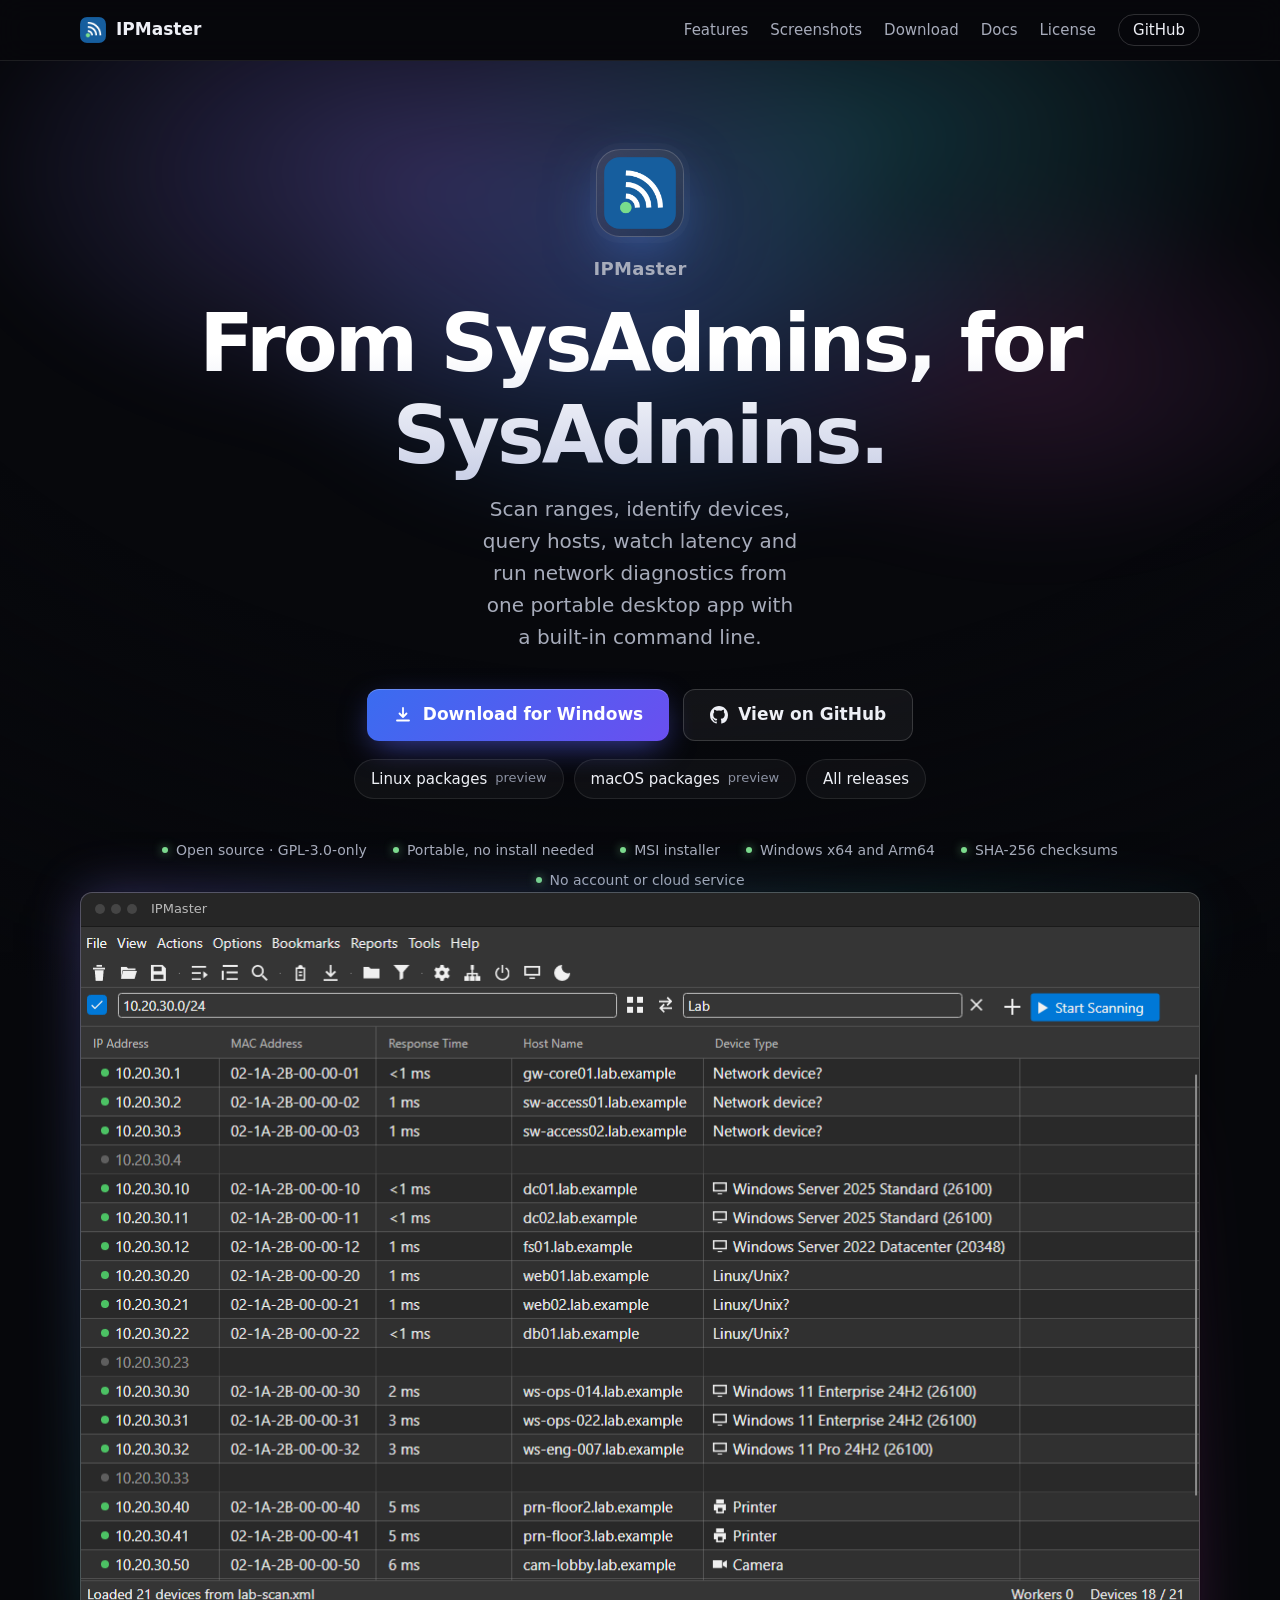
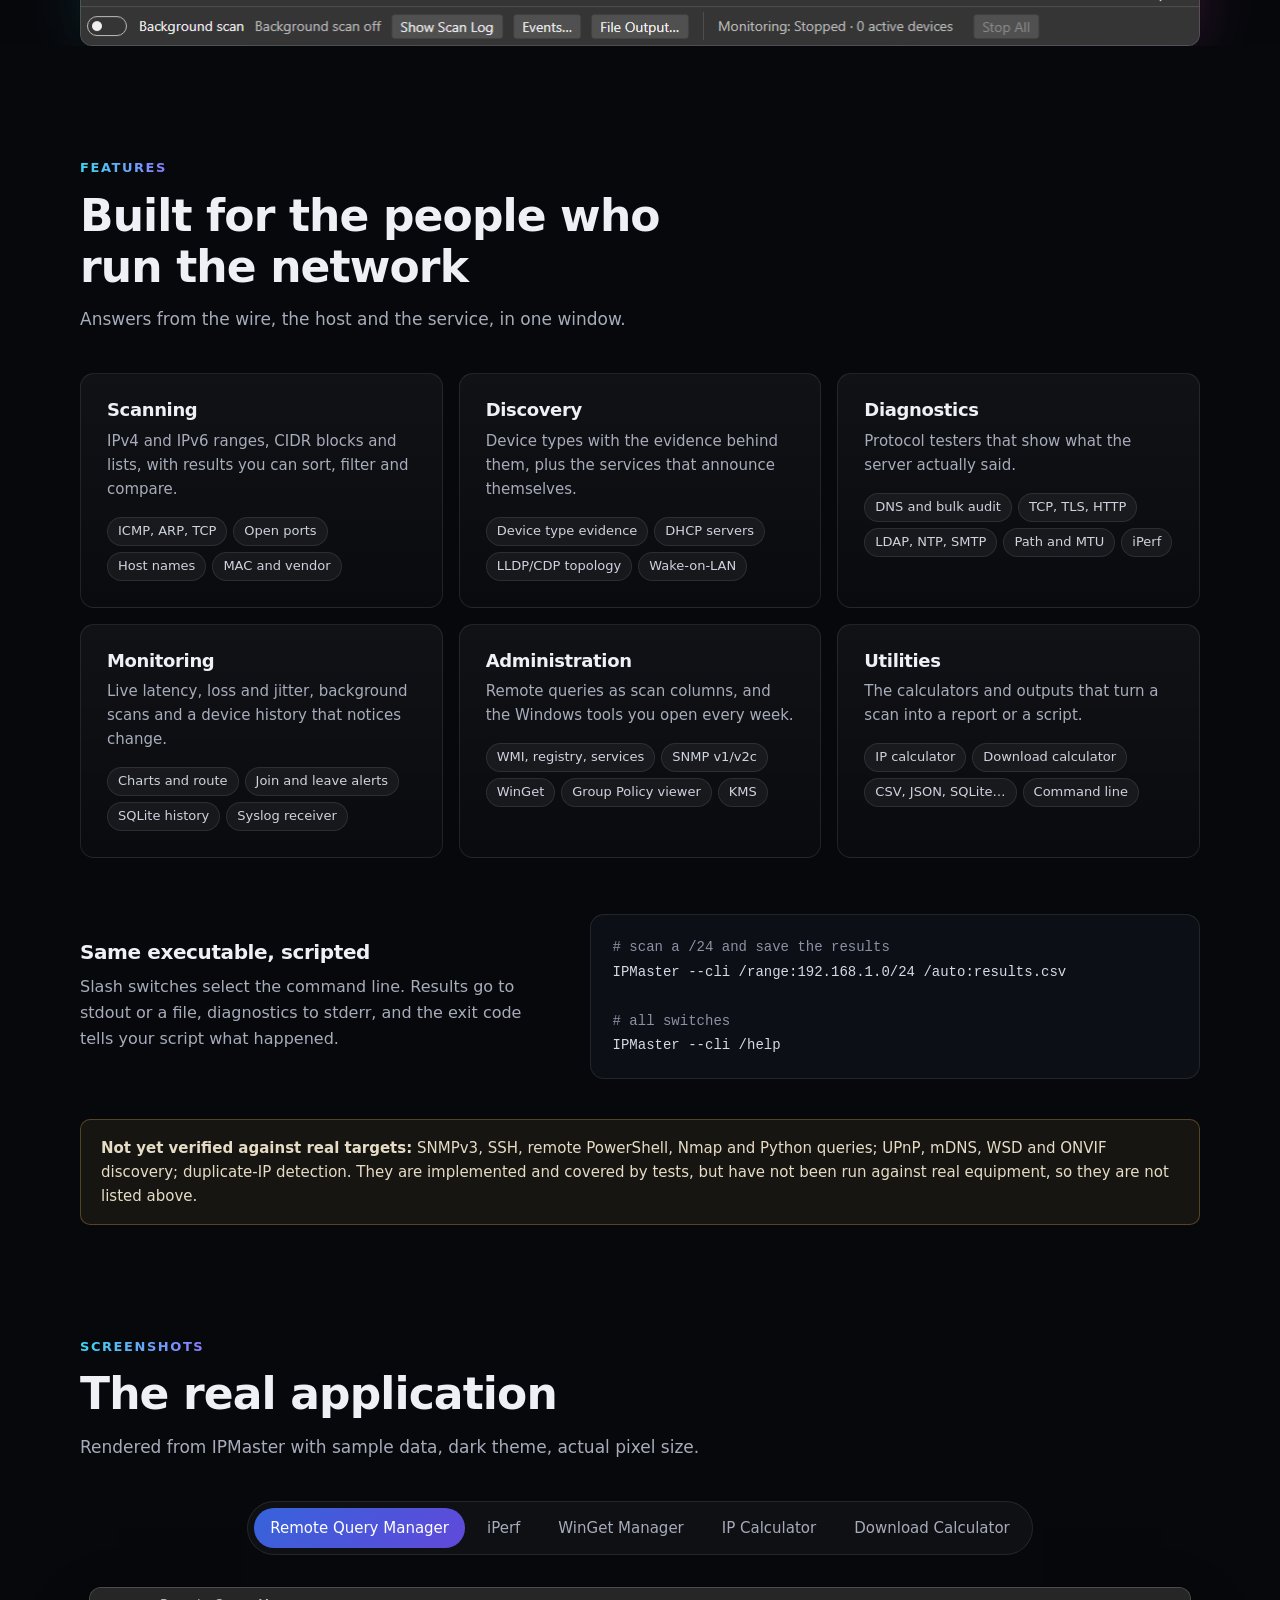
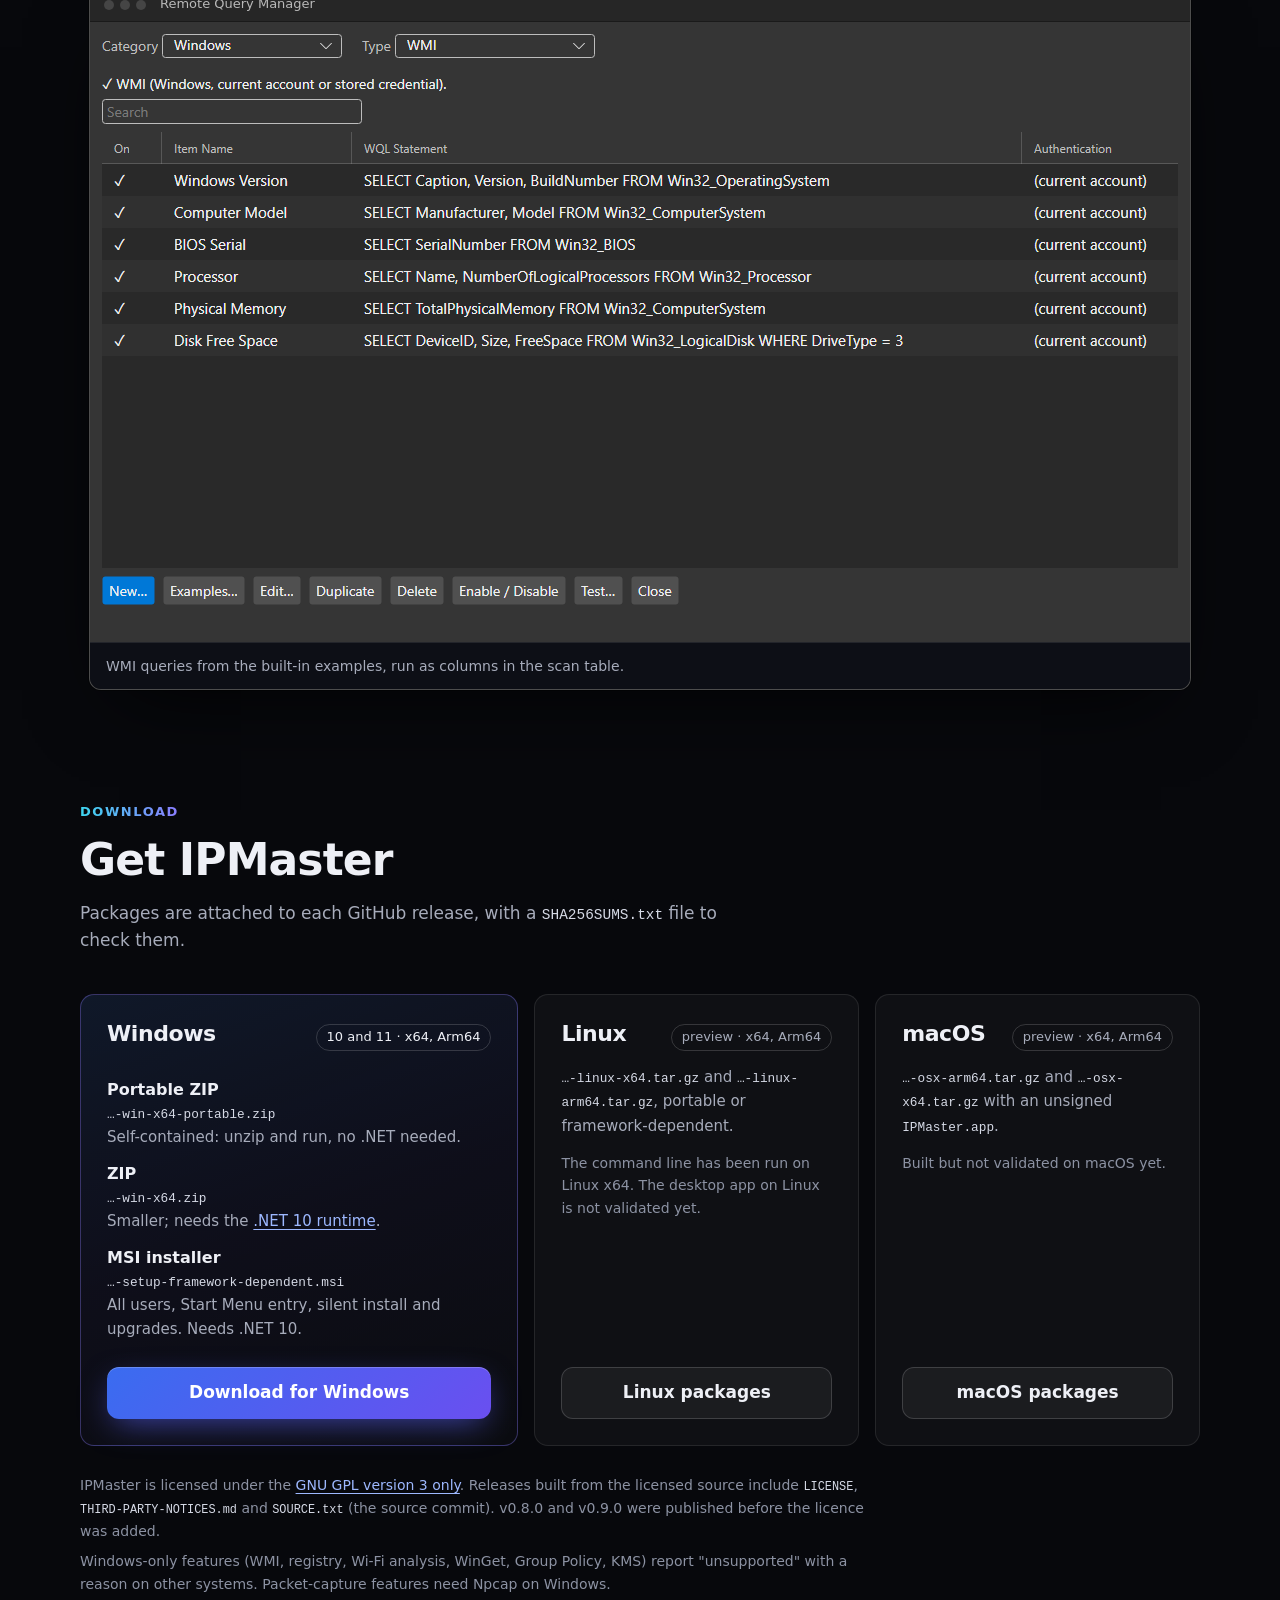
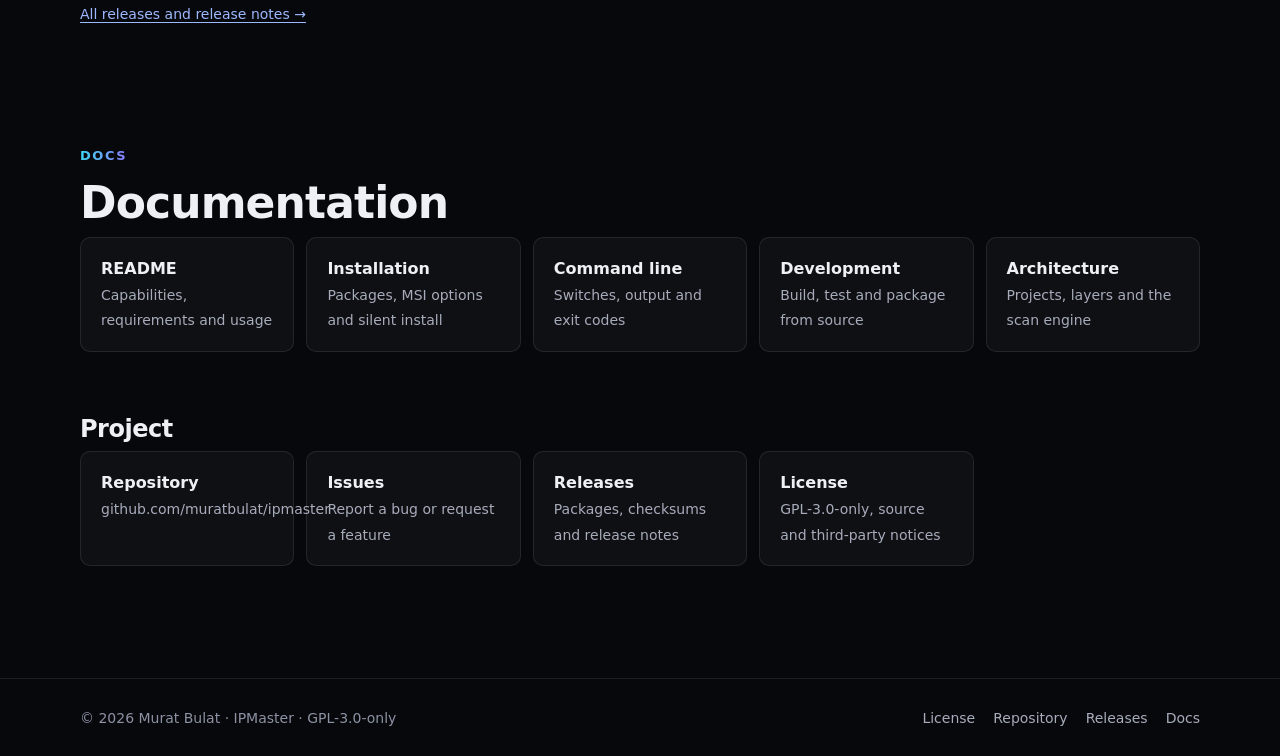
<file: website/index.html>
<!doctype html>
<html lang="en">
<head>
  <meta charset="utf-8">
  <meta name="viewport" content="width=device-width, initial-scale=1">
  <title>IPMaster — From SysAdmins, for SysAdmins.</title>
  <meta name="description" content="IPMaster is an open-source (GPL-3.0-only) network scanner and administration toolkit: range scanning, device discovery, remote queries, live monitoring and network diagnostics in one portable desktop app with a command line.">
  <meta name="color-scheme" content="dark">
  <meta name="theme-color" content="#07080c">
  <link rel="canonical" href="https://muratbulat.github.io/ipmaster/">
  <link rel="icon" href="public/images/branding/favicon.ico" sizes="any">
  <link rel="icon" href="public/images/branding/ipmaster-icon.png" type="image/png">
  <link rel="apple-touch-icon" href="public/images/branding/ipmaster-icon.png">
  <meta property="og:type" content="website">
  <meta property="og:site_name" content="IPMaster">
  <meta property="og:title" content="IPMaster — From SysAdmins, for SysAdmins.">
  <meta property="og:description" content="Open-source network scanner and administration toolkit. Portable desktop app and command line in one executable. GPL-3.0-only.">
  <meta property="og:url" content="https://muratbulat.github.io/ipmaster/">
  <meta property="og:image" content="https://muratbulat.github.io/ipmaster/public/images/screenshots/main-window-results.png">
  <meta property="og:image:width" content="1120">
  <meta property="og:image:height" content="720">
  <meta property="og:image:alt" content="IPMaster main window listing scanned devices with host names, MAC addresses and device types">
  <meta name="twitter:card" content="summary_large_image">
  <link rel="license" href="license/">
  <link rel="stylesheet" href="styles.css">
</head>
<body>
  <a class="skip" href="#main">Skip to content</a>

  <header class="site-header">
    <div class="wrap bar">
      <a class="brand" href="#top" aria-label="IPMaster home">
        <img src="public/images/branding/ipmaster-icon.png" alt="" width="26" height="26">
        <span>IPMaster</span>
      </a>
      <nav aria-label="Main">
        <ul>
          <li><a href="#features">Features</a></li>
          <li><a href="#screenshots">Screenshots</a></li>
          <li><a href="#download">Download</a></li>
          <li><a href="#docs">Docs</a></li>
          <li><a href="license/">License</a></li>
          <li><a class="nav-cta" href="https://github.com/muratbulat/ipmaster">GitHub</a></li>
        </ul>
      </nav>
    </div>
  </header>

  <main id="main">
    <section class="hero" id="top" aria-labelledby="hero-title">
      <div class="hero-glow" aria-hidden="true"></div>
      <div class="wrap hero-inner">
        <div class="mark">
          <img src="public/images/branding/ipmaster-icon.png" alt="" width="72" height="72">
        </div>
        <p class="wordmark">IPMaster</p>
        <h1 id="hero-title">From SysAdmins, for SysAdmins.</h1>
        <p class="lead">
          Scan ranges, identify devices, query hosts, watch latency and run network diagnostics from one portable desktop
          app with a built-in command line.
        </p>

        <div class="cta">
          <a class="btn btn-primary" href="https://github.com/muratbulat/ipmaster/releases/latest">
            <svg aria-hidden="true" viewBox="0 0 20 20" width="20" height="20"><path d="M10 3v9m0 0-3.5-3.5M10 12l3.5-3.5M4 15.5h12" fill="none" stroke="currentColor" stroke-width="1.8" stroke-linecap="round" stroke-linejoin="round"/></svg>
            Download for Windows
          </a>
          <a class="btn btn-ghost" href="https://github.com/muratbulat/ipmaster">
            <svg aria-hidden="true" viewBox="0 0 16 16" width="18" height="18"><path fill="currentColor" d="M8 0C3.58 0 0 3.58 0 8a8 8 0 0 0 5.47 7.59c.4.07.55-.17.55-.38v-1.33c-2.23.48-2.7-1.07-2.7-1.07-.36-.92-.89-1.17-.89-1.17-.73-.5.05-.49.05-.49.8.06 1.23.83 1.23.83.72 1.22 1.88.87 2.33.66.07-.52.28-.87.5-1.07-1.78-.2-3.64-.89-3.64-3.95 0-.87.31-1.59.82-2.15-.08-.2-.36-1.02.08-2.12 0 0 .67-.21 2.2.82a7.6 7.6 0 0 1 4 0c1.53-1.04 2.2-.82 2.2-.82.44 1.1.16 1.92.08 2.12.51.56.82 1.27.82 2.15 0 3.07-1.87 3.75-3.65 3.95.29.25.54.73.54 1.48v2.2c0 .21.15.46.55.38A8 8 0 0 0 16 8c0-4.42-3.58-8-8-8Z"/></svg>
            View on GitHub
          </a>
        </div>
        <ul class="platforms" aria-label="Other platforms">
          <li><a href="https://github.com/muratbulat/ipmaster/releases/latest">Linux packages <span>preview</span></a></li>
          <li><a href="https://github.com/muratbulat/ipmaster/releases/latest">macOS packages <span>preview</span></a></li>
          <li><a href="https://github.com/muratbulat/ipmaster/releases">All releases</a></li>
        </ul>

        <ul class="trust" aria-label="Project facts">
          <li><a href="license/">Open source · GPL-3.0-only</a></li>
          <li>Portable, no install needed</li>
          <li>MSI installer</li>
          <li>Windows x64 and Arm64</li>
          <li>SHA-256 checksums</li>
          <li>No account or cloud service</li>
        </ul>
      </div>

      <div class="wrap">
        <figure class="hero-shot window">
          <div class="window-title" aria-hidden="true"><span></span><span></span><span></span>IPMaster</div>
          <img src="public/images/screenshots/main-window-results.png" width="1120" height="720" fetchpriority="high"
               alt="IPMaster main window after scanning 10.20.30.0/24: a table of devices with IP address, MAC address, response time, host name and detected device type such as Windows Server, printer and camera.">
        </figure>
      </div>
    </section>

    <section id="features" class="section" aria-labelledby="features-title">
      <div class="wrap">
        <p class="kicker">Features</p>
        <h2 id="features-title">Built for the people who run the network</h2>
        <p class="section-lead">Answers from the wire, the host and the service, in one window.</p>

        <div class="cards">
          <article class="card">
            <h3>Scanning</h3>
            <p>IPv4 and IPv6 ranges, CIDR blocks and lists, with results you can sort, filter and compare.</p>
            <ul class="chips"><li>ICMP, ARP, TCP</li><li>Open ports</li><li>Host names</li><li>MAC and vendor</li></ul>
          </article>
          <article class="card">
            <h3>Discovery</h3>
            <p>Device types with the evidence behind them, plus the services that announce themselves.</p>
            <ul class="chips"><li>Device type evidence</li><li>DHCP servers</li><li>LLDP/CDP topology</li><li>Wake-on-LAN</li></ul>
          </article>
          <article class="card">
            <h3>Diagnostics</h3>
            <p>Protocol testers that show what the server actually said.</p>
            <ul class="chips"><li>DNS and bulk audit</li><li>TCP, TLS, HTTP</li><li>LDAP, NTP, SMTP</li><li>Path and MTU</li><li>iPerf</li></ul>
          </article>
          <article class="card">
            <h3>Monitoring</h3>
            <p>Live latency, loss and jitter, background scans and a device history that notices change.</p>
            <ul class="chips"><li>Charts and route</li><li>Join and leave alerts</li><li>SQLite history</li><li>Syslog receiver</li></ul>
          </article>
          <article class="card">
            <h3>Administration</h3>
            <p>Remote queries as scan columns, and the Windows tools you open every week.</p>
            <ul class="chips"><li>WMI, registry, services</li><li>SNMP v1/v2c</li><li>WinGet</li><li>Group Policy viewer</li><li>KMS</li></ul>
          </article>
          <article class="card">
            <h3>Utilities</h3>
            <p>The calculators and outputs that turn a scan into a report or a script.</p>
            <ul class="chips"><li>IP calculator</li><li>Download calculator</li><li>CSV, JSON, SQLite…</li><li>Command line</li></ul>
          </article>
        </div>

        <div class="split">
          <div>
            <h3>Same executable, scripted</h3>
            <p>Slash switches select the command line. Results go to stdout or a file, diagnostics to stderr, and the exit
              code tells your script what happened.</p>
          </div>
          <pre class="code" aria-label="Command line example"><code><span class="c"># scan a /24 and save the results</span>
IPMaster --cli /range:192.168.1.0/24 /auto:results.csv

<span class="c"># all switches</span>
IPMaster --cli /help</code></pre>
        </div>

        <p class="note">
          <strong>Not yet verified against real targets:</strong> SNMPv3, SSH, remote PowerShell, Nmap and Python
          queries; UPnP, mDNS, WSD and ONVIF discovery; duplicate-IP detection. They are implemented and covered by
          tests, but have not been run against real equipment, so they are not listed above.
        </p>
      </div>
    </section>

    <section id="screenshots" class="section" aria-labelledby="screenshots-title">
      <div class="wrap">
        <p class="kicker">Screenshots</p>
        <h2 id="screenshots-title">The real application</h2>
        <p class="section-lead">Rendered from IPMaster with sample data, dark theme, actual pixel size.</p>

        <div class="viewer">
          <div class="tabs" role="tablist" aria-label="Screenshots">
            <button role="tab" id="tab-rqm" aria-controls="shot-rqm" aria-selected="true">Remote Query Manager</button>
            <button role="tab" id="tab-iperf" aria-controls="shot-iperf" aria-selected="false" tabindex="-1">iPerf</button>
            <button role="tab" id="tab-winget" aria-controls="shot-winget" aria-selected="false" tabindex="-1">WinGet Manager</button>
            <button role="tab" id="tab-ipcalc" aria-controls="shot-ipcalc" aria-selected="false" tabindex="-1">IP Calculator</button>
            <button role="tab" id="tab-dlcalc" aria-controls="shot-dlcalc" aria-selected="false" tabindex="-1">Download Calculator</button>
          </div>

          <figure class="window shot" role="tabpanel" id="shot-rqm" aria-labelledby="tab-rqm">
            <div class="window-title" aria-hidden="true"><span></span><span></span><span></span>Remote Query Manager</div>
            <a href="public/images/screenshots/remote-query-manager.png">
              <img src="public/images/screenshots/remote-query-manager.png" width="1100" height="620" loading="lazy"
                   alt="Remote Query Manager listing enabled WMI queries: Windows version, computer model, BIOS serial, processor, physical memory and disk free space, with their WQL statements."></a>
            <figcaption>WMI queries from the built-in examples, run as columns in the scan table.</figcaption>
          </figure>
          <figure class="window shot" role="tabpanel" id="shot-iperf" aria-labelledby="tab-iperf">
            <div class="window-title" aria-hidden="true"><span></span><span></span><span></span>iPerf Network Performance</div>
            <a href="public/images/screenshots/iperf-throughput.png">
              <img src="public/images/screenshots/iperf-throughput.png" width="980" height="820" loading="lazy"
                   alt="iPerf window after a completed 8-stream TCP test: 95.4 Gbps average throughput, a per-second chart, and sender, receiver, transferred and retransmit figures."></a>
            <figcaption>Client and server modes with an installed iperf3 or iperf2, live chart, JSON and CSV export.</figcaption>
          </figure>
          <figure class="window shot" role="tabpanel" id="shot-winget" aria-labelledby="tab-winget">
            <div class="window-title" aria-hidden="true"><span></span><span></span><span></span>WinGet Manager</div>
            <a href="public/images/screenshots/winget-manager.png">
              <img src="public/images/screenshots/winget-manager.png" width="960" height="680" loading="lazy"
                   alt="WinGet Manager listing eight installed packages with installed and available versions; four show Update Available and four show Current."></a>
            <figcaption>Updates and new installs, each result read back and verified.</figcaption>
          </figure>
          <figure class="window shot" role="tabpanel" id="shot-ipcalc" aria-labelledby="tab-ipcalc">
            <div class="window-title" aria-hidden="true"><span></span><span></span><span></span>IP Calculator</div>
            <a href="public/images/screenshots/ip-calculator.png">
              <img src="public/images/screenshots/ip-calculator.png" width="1180" height="860" loading="lazy"
                   alt="IP Calculator for 10.20.30.0/22: network 10.20.28.0, broadcast 10.20.31.255, 1,022 usable addresses, with a bit-level breakdown and the subnet range."></a>
            <figcaption>IPv4 and IPv6, bit-level breakdown, subnet splitting and range tools.</figcaption>
          </figure>
          <figure class="window shot" role="tabpanel" id="shot-dlcalc" aria-labelledby="tab-dlcalc">
            <div class="window-title" aria-hidden="true"><span></span><span></span><span></span>Download Calculator</div>
            <a href="public/images/screenshots/download-calculator.png">
              <img src="public/images/screenshots/download-calculator.png" width="600" height="640" loading="lazy"
                   alt="Download Calculator estimating 13 minutes 20 seconds to transfer 10 GB at 100 Mbps."></a>
            <figcaption>Transfer time for a size, link speed and efficiency.</figcaption>
          </figure>
        </div>
      </div>
    </section>

    <section id="download" class="section download" aria-labelledby="download-title">
      <div class="wrap">
        <p class="kicker">Download</p>
        <h2 id="download-title">Get IPMaster</h2>
        <p class="section-lead">Packages are attached to each GitHub release, with a <code>SHA256SUMS.txt</code> file to check them.</p>

        <div class="platform-cards">
          <article class="pcard featured">
            <div class="pcard-head"><h3>Windows</h3><span class="badge">10 and 11 · x64, Arm64</span></div>
            <dl>
              <dt>Portable ZIP</dt><dd><code>…-win-x64-portable.zip</code> Self-contained: unzip and run, no .NET needed.</dd>
              <dt>ZIP</dt><dd><code>…-win-x64.zip</code> Smaller; needs the <a href="https://dotnet.microsoft.com/download/dotnet/10.0">.NET 10 runtime</a>.</dd>
              <dt>MSI installer</dt><dd><code>…-setup-framework-dependent.msi</code> All users, Start Menu entry, silent install and upgrades. Needs .NET 10.</dd>
            </dl>
            <a class="btn btn-primary btn-block" href="https://github.com/muratbulat/ipmaster/releases/latest">Download for Windows</a>
          </article>
          <article class="pcard">
            <div class="pcard-head"><h3>Linux</h3><span class="badge muted">preview · x64, Arm64</span></div>
            <p><code>…-linux-x64.tar.gz</code> and <code>…-linux-arm64.tar.gz</code>, portable or framework-dependent.</p>
            <p class="dim">The command line has been run on Linux x64. The desktop app on Linux is not validated yet.</p>
            <a class="btn btn-ghost btn-block" href="https://github.com/muratbulat/ipmaster/releases/latest">Linux packages</a>
          </article>
          <article class="pcard">
            <div class="pcard-head"><h3>macOS</h3><span class="badge muted">preview · x64, Arm64</span></div>
            <p><code>…-osx-arm64.tar.gz</code> and <code>…-osx-x64.tar.gz</code> with an unsigned <code>IPMaster.app</code>.</p>
            <p class="dim">Built but not validated on macOS yet.</p>
            <a class="btn btn-ghost btn-block" href="https://github.com/muratbulat/ipmaster/releases/latest">macOS packages</a>
          </article>
        </div>

        <div class="download-notes">
          <p>IPMaster is licensed under the <a href="license/">GNU GPL version 3 only</a>. Releases built from the
            licensed source include <code>LICENSE</code>, <code>THIRD-PARTY-NOTICES.md</code> and <code>SOURCE.txt</code> (the source
            commit). v0.8.0 and v0.9.0 were published before the licence was added.</p>
          <p>Windows-only features (WMI, registry, Wi-Fi analysis, WinGet, Group Policy, KMS) report "unsupported" with a
            reason on other systems. Packet-capture features need Npcap on Windows.</p>
          <p><a href="https://github.com/muratbulat/ipmaster/releases">All releases and release notes →</a></p>
        </div>
      </div>
    </section>

    <section id="docs" class="section" aria-labelledby="docs-title">
      <div class="wrap">
        <p class="kicker">Docs</p>
        <h2 id="docs-title">Documentation</h2>
        <div class="links">
          <a class="link-card" href="https://github.com/muratbulat/ipmaster#readme"><strong>README</strong><span>Capabilities, requirements and usage</span></a>
          <a class="link-card" href="https://github.com/muratbulat/ipmaster#windows-installer-msi"><strong>Installation</strong><span>Packages, MSI options and silent install</span></a>
          <a class="link-card" href="https://github.com/muratbulat/ipmaster#usage"><strong>Command line</strong><span>Switches, output and exit codes</span></a>
          <a class="link-card" href="https://github.com/muratbulat/ipmaster/blob/main/docs/DEVELOPMENT.md"><strong>Development</strong><span>Build, test and package from source</span></a>
          <a class="link-card" href="https://github.com/muratbulat/ipmaster/blob/main/docs/ARCHITECTURE.md"><strong>Architecture</strong><span>Projects, layers and the scan engine</span></a>
        </div>

        <h2 class="h2-follow">Project</h2>
        <div class="links">
          <a class="link-card" href="https://github.com/muratbulat/ipmaster"><strong>Repository</strong><span>github.com/muratbulat/ipmaster</span></a>
          <a class="link-card" href="https://github.com/muratbulat/ipmaster/issues"><strong>Issues</strong><span>Report a bug or request a feature</span></a>
          <a class="link-card" href="https://github.com/muratbulat/ipmaster/releases"><strong>Releases</strong><span>Packages, checksums and release notes</span></a>
          <a class="link-card" href="license/"><strong>License</strong><span>GPL-3.0-only, source and third-party notices</span></a>
        </div>
      </div>
    </section>
  </main>

  <footer class="site-footer">
    <div class="wrap">
      <p>© 2026 Murat Bulat · IPMaster · GPL-3.0-only</p>
      <nav aria-label="Footer">
        <ul class="footer-links">
          <li><a href="license/">License</a></li>
          <li><a href="https://github.com/muratbulat/ipmaster">Repository</a></li>
          <li><a href="https://github.com/muratbulat/ipmaster/releases">Releases</a></li>
          <li><a href="#docs">Docs</a></li>
        </ul>
      </nav>
    </div>
  </footer>

  <script src="site.js" defer></script>
</body>
</html>
</file>
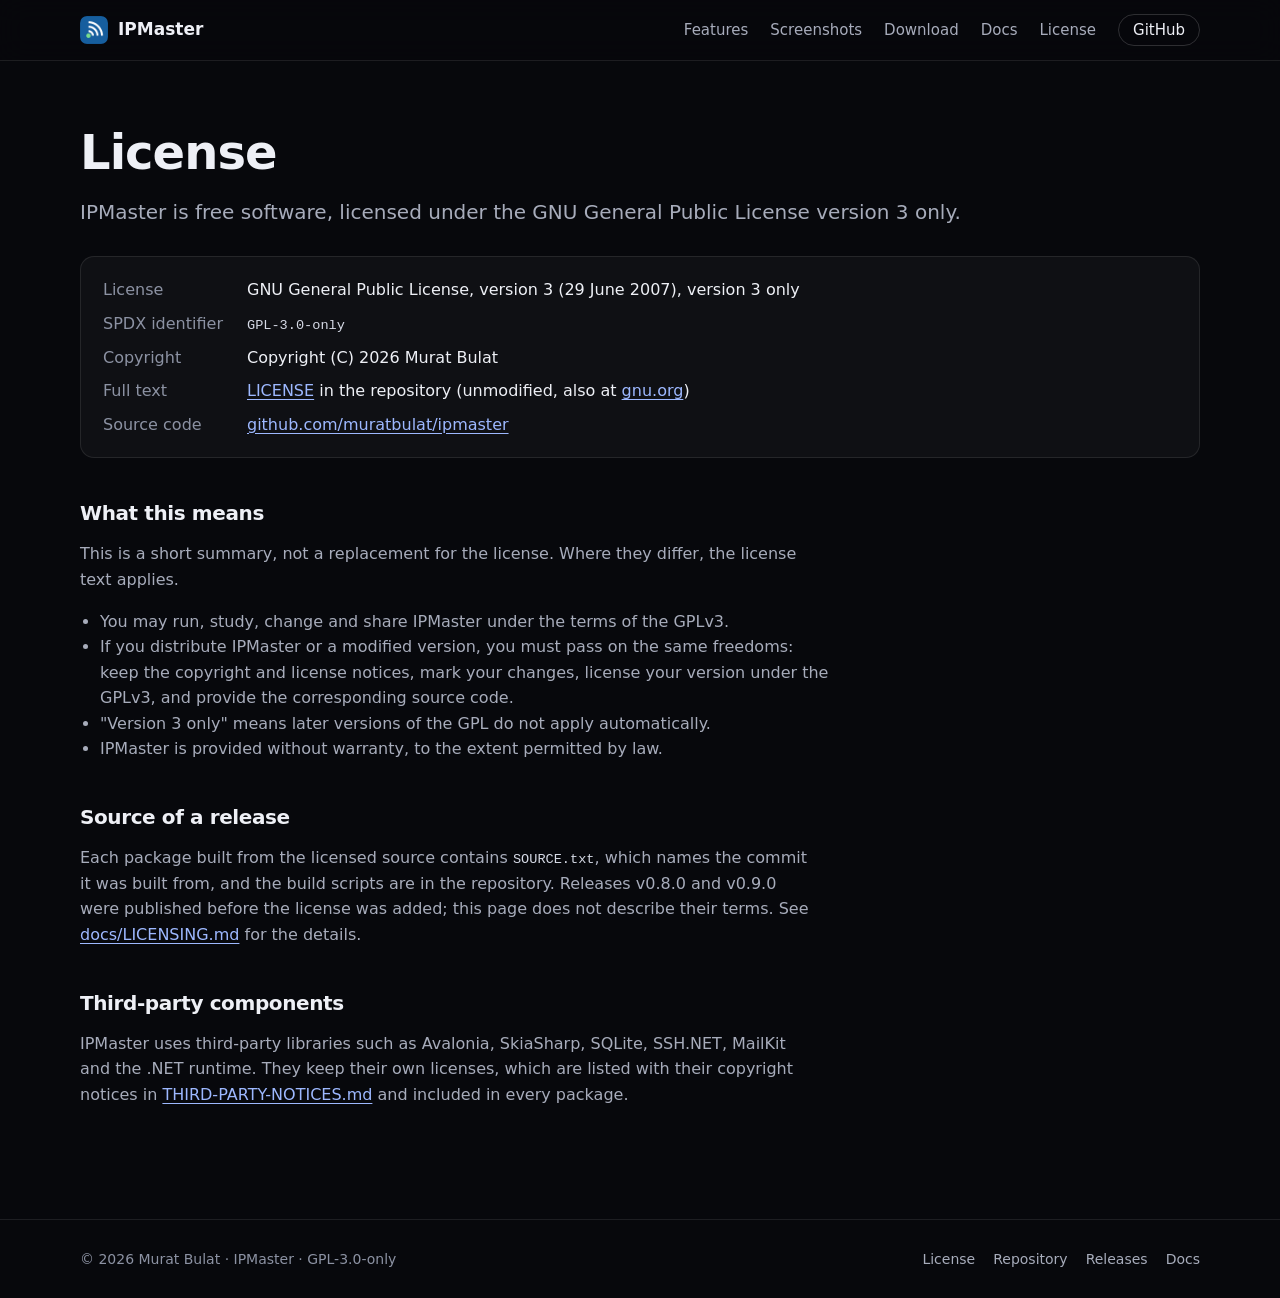
<file: website/license/index.html>
<!doctype html>
<html lang="en">
<head>
  <meta charset="utf-8">
  <meta name="viewport" content="width=device-width, initial-scale=1">
  <title>License — IPMaster</title>
  <meta name="description" content="IPMaster is free software licensed under the GNU General Public License version 3 only (GPL-3.0-only).">
  <meta name="color-scheme" content="dark">
  <meta name="theme-color" content="#07080c">
  <link rel="canonical" href="https://muratbulat.github.io/ipmaster/license/">
  <link rel="license" href="https://github.com/muratbulat/ipmaster/blob/main/LICENSE">
  <link rel="icon" href="../public/images/branding/favicon.ico" sizes="any">
  <link rel="icon" href="../public/images/branding/ipmaster-icon.png" type="image/png">
  <link rel="apple-touch-icon" href="../public/images/branding/ipmaster-icon.png">
  <meta property="og:type" content="website">
  <meta property="og:site_name" content="IPMaster">
  <meta property="og:title" content="IPMaster license: GPL-3.0-only">
  <meta property="og:description" content="IPMaster is free software under the GNU General Public License version 3 only.">
  <meta property="og:url" content="https://muratbulat.github.io/ipmaster/license/">
  <link rel="stylesheet" href="../styles.css">
</head>
<body>
  <a class="skip" href="#main">Skip to content</a>

  <header class="site-header">
    <div class="wrap bar">
      <a class="brand" href="../" aria-label="IPMaster home">
        <img src="../public/images/branding/ipmaster-icon.png" alt="" width="28" height="28">
        <span>IPMaster</span>
      </a>
      <nav aria-label="Main">
        <ul>
          <li><a href="../#features">Features</a></li>
          <li><a href="../#screenshots">Screenshots</a></li>
          <li><a href="../#download">Download</a></li>
          <li><a href="../#docs">Docs</a></li>
          <li><a href="./" aria-current="page">License</a></li>
          <li><a class="nav-cta" href="https://github.com/muratbulat/ipmaster">GitHub</a></li>
        </ul>
      </nav>
    </div>
  </header>

  <main id="main" class="page">
    <div class="wrap">
      <h1>License</h1>
      <p class="lead">IPMaster is free software, licensed under the GNU General Public License version 3 only.</p>

      <dl class="facts">
        <dt>License</dt><dd>GNU General Public License, version 3 (29 June 2007), version 3 only</dd>
        <dt>SPDX identifier</dt><dd><code>GPL-3.0-only</code></dd>
        <dt>Copyright</dt><dd>Copyright (C) 2026 Murat Bulat</dd>
        <dt>Full text</dt><dd><a href="https://github.com/muratbulat/ipmaster/blob/main/LICENSE">LICENSE</a> in the repository
          (unmodified, also at <a href="https://www.gnu.org/licenses/gpl-3.0.html">gnu.org</a>)</dd>
        <dt>Source code</dt><dd><a href="https://github.com/muratbulat/ipmaster">github.com/muratbulat/ipmaster</a></dd>
      </dl>

      <h2>What this means</h2>
      <p>This is a short summary, not a replacement for the license. Where they differ, the license text applies.</p>
      <ul>
        <li>You may run, study, change and share IPMaster under the terms of the GPLv3.</li>
        <li>If you distribute IPMaster or a modified version, you must pass on the same freedoms: keep the copyright and
          license notices, mark your changes, license your version under the GPLv3, and provide the corresponding source code.</li>
        <li>"Version 3 only" means later versions of the GPL do not apply automatically.</li>
        <li>IPMaster is provided without warranty, to the extent permitted by law.</li>
      </ul>

      <h2>Source of a release</h2>
      <p>Each package built from the licensed source contains <code>SOURCE.txt</code>, which names the commit it was built
        from, and the build scripts are in the repository. Releases v0.8.0 and v0.9.0 were published before the license was
        added; this page does not describe their terms. See
        <a href="https://github.com/muratbulat/ipmaster/blob/main/docs/LICENSING.md">docs/LICENSING.md</a> for the details.</p>

      <h2>Third-party components</h2>
      <p>IPMaster uses third-party libraries such as Avalonia, SkiaSharp, SQLite, SSH.NET, MailKit and the .NET runtime.
        They keep their own licenses, which are listed with their copyright notices in
        <a href="https://github.com/muratbulat/ipmaster/blob/main/THIRD-PARTY-NOTICES.md">THIRD-PARTY-NOTICES.md</a> and
        included in every package.</p>
    </div>
  </main>

  <footer class="site-footer">
    <div class="wrap">
      <p>© 2026 Murat Bulat · IPMaster · GPL-3.0-only</p>
      <nav aria-label="Footer">
        <ul class="footer-links">
          <li><a href="./">License</a></li>
          <li><a href="https://github.com/muratbulat/ipmaster">Repository</a></li>
          <li><a href="https://github.com/muratbulat/ipmaster/releases">Releases</a></li>
          <li><a href="../#docs">Docs</a></li>
        </ul>
      </nav>
    </div>
  </footer>
</body>
</html>
</file>
<file: website/styles.css>
/* IPMaster website: dark product page. Signal green comes from the app icon; the glow is violet, blue, cyan and magenta. */
:root {
  --bg: #07080c;
  --bg-raised: #0d0f16;
  --surface: rgb(255 255 255 / 0.035);
  --surface-hover: rgb(255 255 255 / 0.06);
  --border: rgb(255 255 255 / 0.09);
  --border-strong: rgb(255 255 255 / 0.16);
  --text: #eef0f6;
  --muted: #a7acbb;
  --dim: #8c92a3;
  --violet: #8b7cff;
  --blue: #4f8dff;
  --cyan: #3dd6f0;
  --magenta: #e05ad8;
  --signal: #7ddc8e;
  --link: #9db8ff;
  --btn-from: #3a6cf0;
  --btn-to: #6a4ff0;
  --radius: 14px;
  --radius-sm: 10px;
  --font: "Segoe UI Variable Display", "Segoe UI", system-ui, -apple-system, "Helvetica Neue", Arial, sans-serif;
  --mono: "Cascadia Mono", Consolas, "SFMono-Regular", Menlo, monospace;
  color-scheme: dark;
}

*, *::before, *::after { box-sizing: border-box; }
html { scroll-behavior: smooth; scroll-padding-top: 72px; }
body {
  margin: 0;
  background: var(--bg);
  color: var(--text);
  font: 16px/1.6 var(--font);
  -webkit-font-smoothing: antialiased;
  overflow-x: hidden;
}
img { max-width: 100%; height: auto; display: block; }
a { color: var(--link); text-underline-offset: 3px; }
a:hover { color: #c3d3ff; }
:focus-visible { outline: 2px solid var(--cyan); outline-offset: 3px; border-radius: 6px; }
code { font-family: var(--mono); font-size: 0.85em; color: #d6dae6; }
h1, h2, h3 { margin: 0; line-height: 1.15; letter-spacing: -0.02em; }

.wrap { max-width: 1160px; margin: 0 auto; padding: 0 20px; }
.skip { position: absolute; left: -999px; top: 8px; z-index: 20; padding: 8px 14px; background: var(--btn-from); color: #fff; border-radius: 8px; }
.skip:focus { left: 8px; }

/* ---------- header ---------- */
.site-header {
  position: sticky; top: 0; z-index: 10;
  background: rgb(7 8 12 / 0.72);
  backdrop-filter: blur(14px) saturate(140%);
  -webkit-backdrop-filter: blur(14px) saturate(140%);
  border-bottom: 1px solid var(--border);
}
.bar { display: flex; align-items: center; justify-content: space-between; gap: 12px 24px; min-height: 60px; flex-wrap: wrap; }
.brand { display: inline-flex; align-items: center; gap: 10px; color: var(--text); text-decoration: none; font-weight: 650; font-size: 1.0625rem; }
.brand:hover { color: var(--text); }
.brand img { border-radius: 7px; }
nav ul { list-style: none; display: flex; flex-wrap: wrap; align-items: center; gap: 4px 22px; margin: 0; padding: 0; }
nav a { color: var(--muted); text-decoration: none; font-size: 0.9375rem; transition: color 0.15s; }
nav a:hover { color: var(--text); }
.nav-cta { padding: 6px 14px; border: 1px solid var(--border-strong); border-radius: 999px; color: var(--text); }
.nav-cta:hover { background: var(--surface-hover); }

/* ---------- hero ---------- */
.hero { position: relative; isolation: isolate; overflow: hidden; padding: 88px 0 0; text-align: center; }
.hero-glow {
  position: absolute; inset: -10% -20% auto; height: 900px; z-index: -1; pointer-events: none;
  background:
    radial-gradient(38% 42% at 38% 30%, rgb(139 124 255 / 0.30), transparent 70%),
    radial-gradient(34% 38% at 62% 26%, rgb(61 214 240 / 0.20), transparent 70%),
    radial-gradient(30% 34% at 50% 48%, rgb(79 141 255 / 0.24), transparent 70%),
    radial-gradient(26% 30% at 72% 52%, rgb(224 90 216 / 0.14), transparent 70%);
  filter: blur(30px);
}
/* vignette: pull the edges back to the base colour */
.hero::after {
  content: ""; position: absolute; inset: 0; z-index: -1; pointer-events: none;
  background:
    radial-gradient(120% 70% at 50% 0%, transparent 55%, var(--bg) 92%),
    linear-gradient(to bottom, transparent 70%, var(--bg));
}
.hero-inner { display: flex; flex-direction: column; align-items: center; }
.mark {
  position: relative; width: 88px; height: 88px; display: grid; place-items: center;
  border-radius: 24px; background: linear-gradient(160deg, rgb(255 255 255 / 0.10), rgb(255 255 255 / 0.02));
  border: 1px solid var(--border-strong);
  box-shadow: 0 0 0 6px rgb(255 255 255 / 0.02), 0 18px 60px -12px rgb(79 141 255 / 0.55);
}
.mark img { border-radius: 16px; }
.wordmark { margin: 18px 0 0; font-size: 1.125rem; font-weight: 650; letter-spacing: 0.02em; color: var(--muted); }
.hero h1 {
  margin-top: 14px; max-width: 16ch;
  font-size: clamp(2.5rem, 1.4rem + 4.6vw, 5rem); font-weight: 700; letter-spacing: -0.035em;
  background: linear-gradient(180deg, #ffffff 30%, #c9cfe6);
  -webkit-background-clip: text; background-clip: text; color: transparent;
}
.lead { max-width: 25ch; margin: 11px auto 0; font-size: clamp(1.0625rem, 1rem + 0.35vw, 1.25rem); color: var(--muted); }

.cta { display: flex; flex-wrap: wrap; justify-content: center; gap: 14px; margin-top: 36px; }
.btn {
  display: inline-flex; align-items: center; justify-content: center; gap: 10px;
  min-height: 52px; padding: 0 26px; border-radius: 12px;
  font-weight: 600; font-size: 1.0625rem; text-decoration: none; color: var(--text);
  transition: transform 0.15s ease, box-shadow 0.2s ease, background-color 0.2s ease, border-color 0.2s ease;
}
.btn:hover { transform: translateY(-1px); color: #fff; }
.btn-primary {
  color: #fff;
  background: linear-gradient(135deg, var(--btn-from), var(--btn-to));
  box-shadow: inset 0 1px 0 rgb(255 255 255 / 0.22), 0 10px 32px -8px rgb(90 100 255 / 0.65);
}
.btn-primary:hover { box-shadow: inset 0 1px 0 rgb(255 255 255 / 0.25), 0 14px 40px -8px rgb(90 100 255 / 0.85); }
.btn-ghost { background: rgb(255 255 255 / 0.05); border: 1px solid var(--border-strong); }
.btn-ghost:hover { background: rgb(255 255 255 / 0.09); border-color: rgb(255 255 255 / 0.28); }
.btn-block { width: 100%; margin-top: auto; }

.platforms { list-style: none; display: flex; flex-wrap: wrap; justify-content: center; gap: 10px; margin: 18px 0 0; padding: 0; }
.platforms a {
  display: inline-flex; align-items: center; gap: 8px; min-height: 40px; padding: 0 16px;
  border: 1px solid var(--border); border-radius: 999px; background: var(--surface);
  color: var(--text); text-decoration: none; font-size: 0.9375rem;
  transition: background-color 0.2s, border-color 0.2s;
}
.platforms a:hover { background: var(--surface-hover); border-color: var(--border-strong); }
.platforms span { color: var(--dim); font-size: 0.8125rem; }

.trust { list-style: none; display: flex; flex-wrap: wrap; justify-content: center; gap: 8px 26px; margin: 40px 0 0; padding: 0; color: var(--muted); font-size: 0.875rem; }
.trust li { display: inline-flex; align-items: center; gap: 8px; }
.trust li::before { content: ""; width: 6px; height: 6px; border-radius: 50%; background: var(--signal); box-shadow: 0 0 10px rgb(125 220 142 / 0.7); }
.trust a { color: inherit; text-decoration: none; }
.trust a:hover { color: var(--text); text-decoration: underline; }

.hero-shot { margin: 64px auto 0; max-width: 1120px; position: relative; }
.hero-shot::before {
  content: ""; position: absolute; inset: -1px; border-radius: inherit; z-index: -1; pointer-events: none;
  background: linear-gradient(140deg, rgb(139 124 255 / 0.55), rgb(61 214 240 / 0.25) 40%, transparent 65%, rgb(224 90 216 / 0.35));
  filter: blur(26px); opacity: 0.6;
}

/* gentle entrance; nothing moves after load */
@media (prefers-reduced-motion: no-preference) {
  .hero-inner > *, .hero-shot { animation: rise 0.7s cubic-bezier(.2,.7,.2,1) both; }
  .hero-inner > :nth-child(2) { animation-delay: 0.04s; }
  .hero-inner > :nth-child(3) { animation-delay: 0.08s; }
  .hero-inner > :nth-child(4) { animation-delay: 0.12s; }
  .hero-inner > :nth-child(n+5) { animation-delay: 0.16s; }
  .hero-shot { animation-delay: 0.22s; animation-duration: 0.9s; }
  .hero-glow { animation: bloom 1.6s ease-out both; }
}
@media (prefers-reduced-motion: reduce) {
  html { scroll-behavior: auto; }
  .btn, .btn:hover { transition: none; transform: none; }
}
@keyframes rise { from { opacity: 0; transform: translateY(14px); } to { opacity: 1; transform: none; } }
@keyframes bloom { from { opacity: 0; } to { opacity: 1; } }

/* ---------- window frames ---------- */
.window { margin: 0; background: #2b2b2b; border: 1px solid var(--border-strong); border-radius: 12px; overflow: hidden; box-shadow: 0 30px 80px -30px rgb(0 0 0 / 0.9), 0 0 0 1px rgb(0 0 0 / 0.4); }
.hero-shot.window { overflow: visible; }
.hero-shot > * { position: relative; }
.hero-shot .window-title { border-radius: 12px 12px 0 0; }
.hero-shot img { border-radius: 0 0 12px 12px; }
.window-title { display: flex; align-items: center; gap: 6px; height: 34px; padding: 0 14px; background: #262626; color: #b9b9b9; font-size: 0.8125rem; border-bottom: 1px solid #1a1a1a; }
.window-title span { width: 10px; height: 10px; border-radius: 50%; background: #454545; }
.window-title span:last-of-type { margin-right: 8px; }
.window img { width: 100%; background: #353535; }
.window figcaption { padding: 12px 16px; background: var(--bg-raised); border-top: 1px solid var(--border); color: var(--muted); font-size: 0.875rem; }

/* ---------- sections ---------- */
.section { padding: 112px 0 0; }
.kicker { margin: 0 0 12px; font-size: 0.8125rem; font-weight: 600; letter-spacing: 0.12em; text-transform: uppercase;
  background: linear-gradient(90deg, var(--cyan), var(--violet)); -webkit-background-clip: text; background-clip: text; color: transparent; width: fit-content; }
.section h2 { font-size: clamp(1.75rem, 1.2rem + 2vw, 2.75rem); font-weight: 700; max-width: 22ch; }
.h2-follow { margin-top: 64px; font-size: 1.5rem !important; }
.section-lead { color: var(--muted); margin: 14px 0 40px; max-width: 60ch; font-size: 1.0625rem; }

.cards { display: grid; grid-template-columns: repeat(auto-fill, minmax(320px, 1fr)); gap: 16px; }
.card {
  position: relative; padding: 26px; border-radius: var(--radius);
  background: linear-gradient(180deg, rgb(255 255 255 / 0.045), rgb(255 255 255 / 0.015));
  border: 1px solid var(--border);
  transition: border-color 0.2s, transform 0.2s;
}
.card:hover { border-color: var(--border-strong); transform: translateY(-2px); }
.card h3 { font-size: 1.125rem; font-weight: 650; }
.card p { margin: 8px 0 16px; color: var(--muted); font-size: 0.9375rem; }
.chips { list-style: none; display: flex; flex-wrap: wrap; gap: 6px; margin: 0; padding: 0; }
.chips li { padding: 3px 10px; border-radius: 999px; background: rgb(255 255 255 / 0.05); border: 1px solid var(--border); color: #cfd3df; font-size: 0.8125rem; }

.split { display: grid; grid-template-columns: minmax(0, 1fr) minmax(0, 1.3fr); gap: 40px; align-items: center; margin-top: 56px; }
.split h3 { font-size: 1.25rem; }
.split p { color: var(--muted); margin: 10px 0 0; }
.code { margin: 0; padding: 20px 22px; overflow-x: auto; background: var(--bg-raised); border: 1px solid var(--border); border-radius: var(--radius); font: 0.875rem/1.75 var(--mono); color: var(--text); }
.code code { font-size: inherit; }
.code .c { color: var(--dim); }

.note { margin: 40px 0 0; padding: 16px 20px; border-radius: var(--radius-sm); background: rgb(240 190 90 / 0.07); border: 1px solid rgb(240 190 90 / 0.28); color: #e6dcc6; font-size: 0.9375rem; }

/* screenshots */
.viewer { display: flex; flex-direction: column; align-items: center; }
.tabs { display: flex; flex-wrap: wrap; justify-content: center; gap: 6px; padding: 6px; margin-bottom: 32px; border: 1px solid var(--border); border-radius: 999px; background: var(--surface); }
.tabs button {
  min-height: 40px; padding: 0 16px; border: 0; border-radius: 999px; background: transparent;
  color: var(--muted); font: 500 0.9375rem var(--font); cursor: pointer; transition: background-color 0.2s, color 0.2s;
}
.tabs button:hover { color: var(--text); }
.tabs button[aria-selected="true"] { color: #fff; background: linear-gradient(135deg, rgb(58 108 240 / 0.9), rgb(106 79 240 / 0.9)); }
.shot { width: fit-content; max-width: 100%; }
.shot + .shot { margin-top: 32px; }
.shot[hidden] + .shot, .shot + .shot[hidden] { margin-top: 0; }
.viewer .shot:not([hidden]) ~ .shot:not([hidden]) { margin-top: 32px; }
.shot img { width: auto; }
.shot a { display: block; }

.sr-only { position: absolute; width: 1px; height: 1px; overflow: hidden; clip: rect(0 0 0 0); white-space: nowrap; }

/* download */
.platform-cards { display: grid; grid-template-columns: 1.35fr 1fr 1fr; gap: 16px; align-items: stretch; }
.pcard { display: flex; flex-direction: column; gap: 4px; padding: 26px; border-radius: var(--radius); background: var(--surface); border: 1px solid var(--border); }
.pcard.featured { background: linear-gradient(160deg, rgb(79 141 255 / 0.12), rgb(139 124 255 / 0.06) 50%, rgb(255 255 255 / 0.02)); border-color: rgb(139 124 255 / 0.35); }
.pcard-head { display: flex; align-items: baseline; justify-content: space-between; gap: 8px; flex-wrap: wrap; margin-bottom: 10px; }
.pcard h3 { font-size: 1.375rem; }
.badge { font-size: 0.8125rem; color: var(--text); padding: 2px 10px; border-radius: 999px; border: 1px solid var(--border-strong); }
.badge.muted { color: var(--muted); }
.pcard p { margin: 0 0 10px; color: var(--muted); font-size: 0.9375rem; }
.pcard p.dim { color: var(--dim); font-size: 0.875rem; margin-bottom: 20px; }
.pcard dl { margin: 0 0 22px; }
.pcard dt { font-weight: 600; margin-top: 12px; }
.pcard dd { margin: 2px 0 0; color: var(--muted); font-size: 0.9375rem; }
.pcard dd code { display: block; overflow-wrap: anywhere; }
.pcard code { color: #d6dae6; }
.download-notes { margin-top: 28px; color: var(--dim); font-size: 0.875rem; max-width: 90ch; }
.download-notes p { margin: 0 0 8px; }

/* docs */
.links { display: grid; grid-template-columns: repeat(auto-fill, minmax(200px, 1fr)); gap: 12px; margin-top: 8px; }
.link-card { display: block; padding: 18px 20px; border-radius: var(--radius-sm); background: var(--surface); border: 1px solid var(--border); text-decoration: none; color: var(--text); transition: border-color 0.2s, background-color 0.2s; }
.link-card:hover { color: var(--text); border-color: rgb(139 124 255 / 0.5); background: var(--surface-hover); }
.link-card strong { display: block; font-weight: 600; }
.link-card span { color: var(--muted); font-size: 0.875rem; }

/* footer */
.site-footer { margin-top: 112px; padding: 28px 0; border-top: 1px solid var(--border); color: var(--dim); font-size: 0.875rem; }
.site-footer .wrap { display: flex; flex-wrap: wrap; align-items: center; justify-content: space-between; gap: 8px 24px; }
.site-footer p { margin: 0; }
.footer-links { gap: 4px 18px; }
.footer-links a { font-size: 0.875rem; }

/* ---------- sub pages (license) ---------- */
.page { padding: 64px 0 0; }
.page h1 { font-size: clamp(2rem, 1.4rem + 2.2vw, 3rem); font-weight: 700; margin-bottom: 16px; }
.page h2 { margin: 44px 0 10px; font-size: 1.25rem; }
.page .lead { margin: 0; text-align: left; }
.page p, .page li { max-width: 72ch; color: var(--muted); }
.page ul { padding-left: 1.25rem; }
.facts { display: grid; grid-template-columns: max-content minmax(0, 1fr); gap: 8px 24px; margin: 28px 0 0; padding: 20px 22px; background: var(--surface); border: 1px solid var(--border); border-radius: var(--radius); }
.facts dt { color: var(--dim); }
.facts dd { margin: 0; overflow-wrap: anywhere; }

/* ---------- small screens ---------- */
@media (max-width: 900px) {
  .platform-cards { grid-template-columns: 1fr; }
  .split { grid-template-columns: 1fr; gap: 16px; }
}
@media (max-width: 640px) {
  .site-header { position: static; }
  .bar { padding-top: 10px; padding-bottom: 10px; }
  nav ul { gap: 4px 16px; }
  .hero { padding-top: 56px; }
  .hero-glow { height: 620px; inset: -5% -60% auto; }
  .cta { flex-direction: column; align-self: stretch; }
  .cta .btn { width: 100%; }
  .trust { gap: 8px 16px; }
  .hero-shot { margin-top: 44px; }
  .section { padding-top: 80px; }
  .cards { grid-template-columns: 1fr; }
  .tabs { border-radius: var(--radius-sm); }
  .facts { grid-template-columns: 1fr; gap: 2px; }
  .facts dd { margin-bottom: 10px; }
}
</file>
